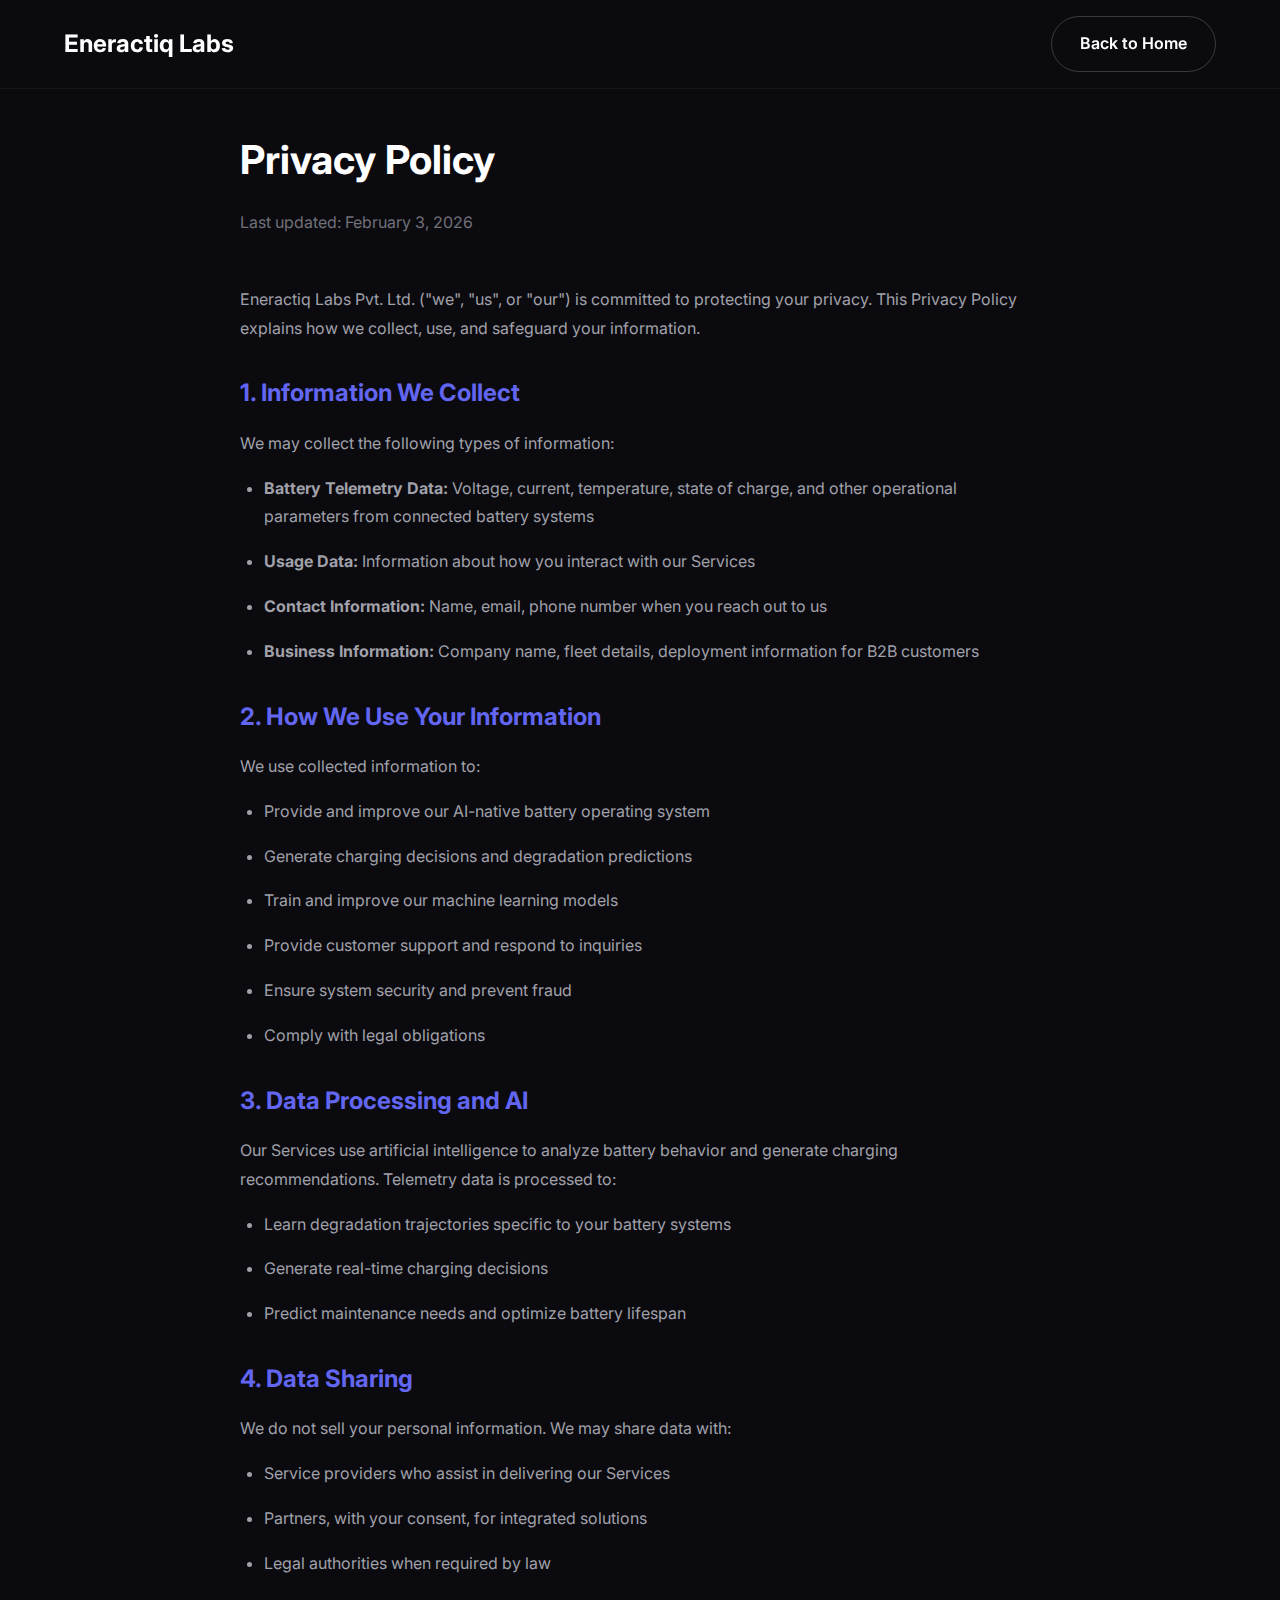
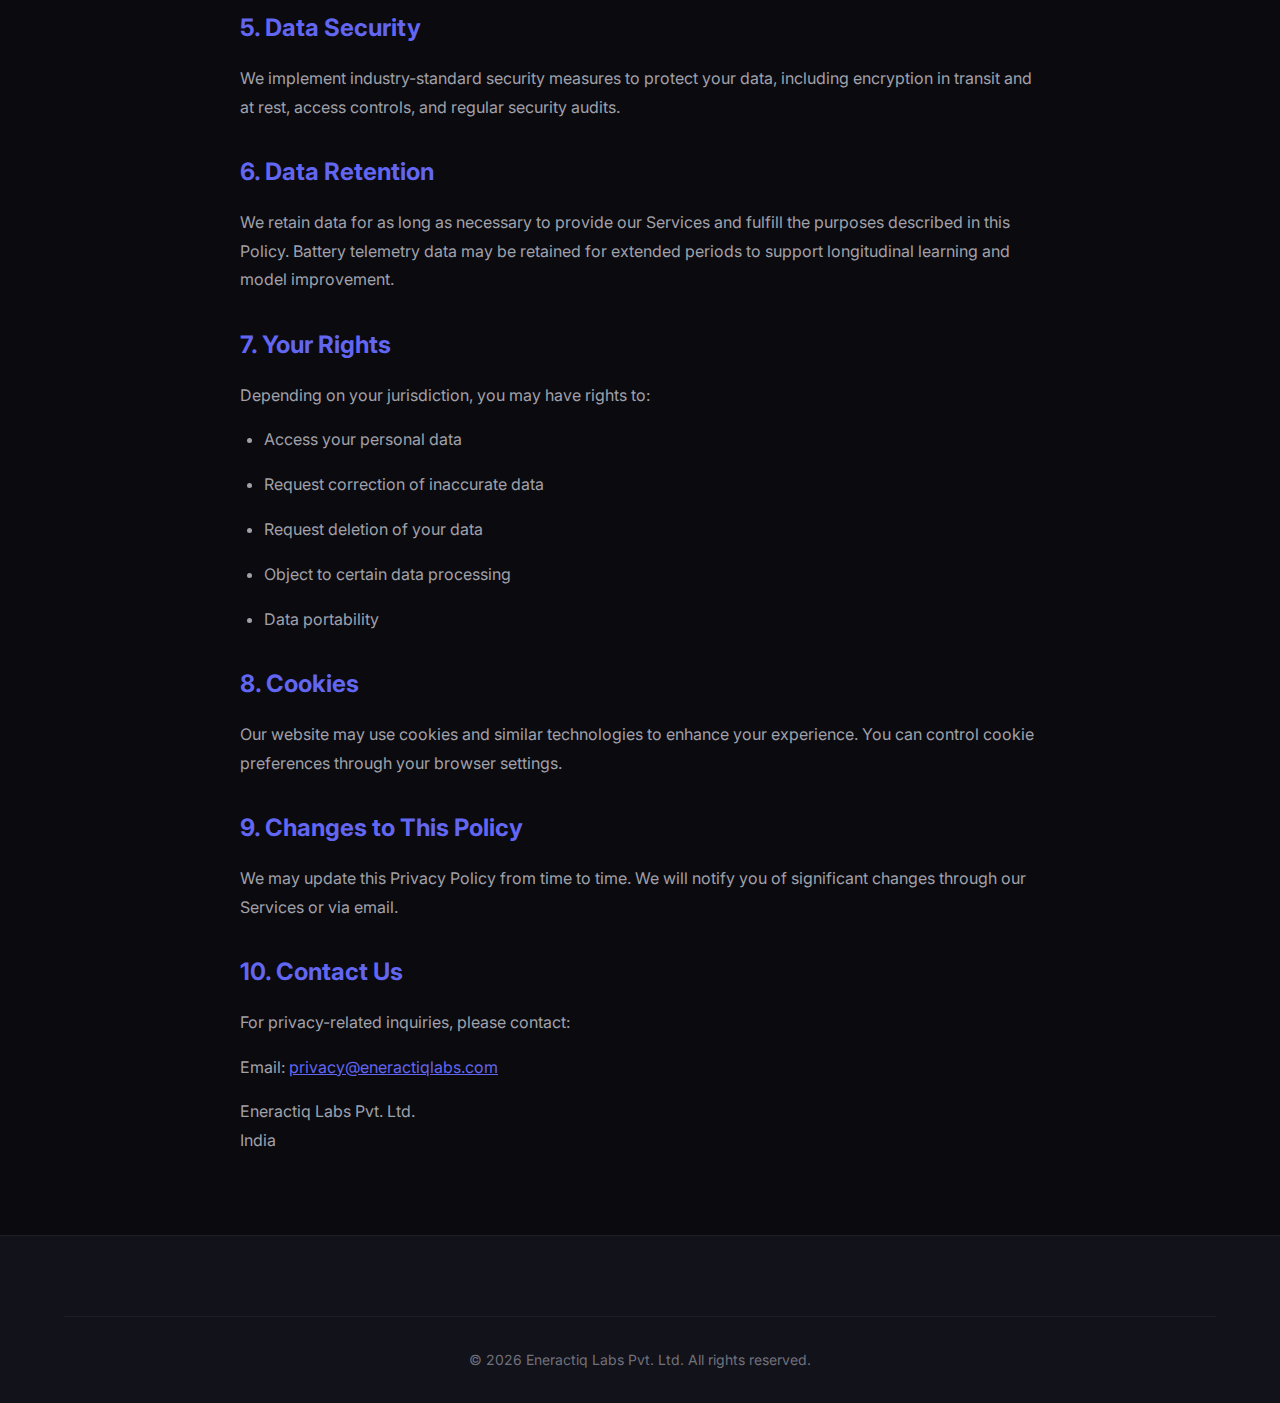
<file: privacy.html>
<!DOCTYPE html>
<html lang="en">

<head>
    <meta charset="UTF-8">
    <meta name="viewport" content="width=device-width, initial-scale=1.0">
    <meta http-equiv="Content-Security-Policy" content="upgrade-insecure-requests">
    <meta name="description" content="Privacy Policy - Eneractiq Labs">
    <title>Privacy Policy | Eneractiq Labs</title>
    <link rel="preconnect" href="https://fonts.googleapis.com">
    <link rel="preconnect" href="https://fonts.gstatic.com" crossorigin>
    <link href="https://fonts.googleapis.com/css2?family=Inter:wght@300;400;500;600;700;800;900&display=swap"
        rel="stylesheet">
    <link rel="stylesheet" href="styles.css">
    <style>
        .legal-page {
            padding: 8rem 0 4rem;
            min-height: 100vh;
        }

        .legal-content {
            max-width: 800px;
            margin: 0 auto;
        }

        .legal-content h1 {
            font-size: 2.5rem;
            margin-bottom: 1rem;
        }

        .legal-content .last-updated {
            color: var(--color-text-tertiary);
            margin-bottom: 3rem;
        }

        .legal-content h2 {
            font-size: 1.5rem;
            margin: 2rem 0 1rem;
            color: var(--color-accent-primary);
        }

        .legal-content p,
        .legal-content li {
            color: var(--color-text-secondary);
            line-height: 1.8;
            margin-bottom: 1rem;
        }

        .legal-content ul {
            padding-left: 1.5rem;
            margin-bottom: 1.5rem;
        }

        .legal-content a {
            color: var(--color-accent-primary);
        }
    </style>
</head>

<body>
    <nav class="navbar">
        <div class="container nav-container">
            <a href="index.html" class="logo">
                <span class="logo-text">Eneractiq Labs</span>
            </a>
            <a href="index.html" class="btn btn-secondary">Back to Home</a>
        </div>
    </nav>

    <section class="legal-page section">
        <div class="container">
            <div class="legal-content">
                <h1>Privacy Policy</h1>
                <p class="last-updated">Last updated: February 3, 2026</p>

                <p>Eneractiq Labs Pvt. Ltd. ("we", "us", or "our") is committed to protecting your privacy. This Privacy
                    Policy explains how we collect, use, and safeguard your information.</p>

                <h2>1. Information We Collect</h2>
                <p>We may collect the following types of information:</p>
                <ul>
                    <li><strong>Battery Telemetry Data:</strong> Voltage, current, temperature, state of charge, and
                        other operational parameters from connected battery systems</li>
                    <li><strong>Usage Data:</strong> Information about how you interact with our Services</li>
                    <li><strong>Contact Information:</strong> Name, email, phone number when you reach out to us</li>
                    <li><strong>Business Information:</strong> Company name, fleet details, deployment information for
                        B2B customers</li>
                </ul>

                <h2>2. How We Use Your Information</h2>
                <p>We use collected information to:</p>
                <ul>
                    <li>Provide and improve our AI-native battery operating system</li>
                    <li>Generate charging decisions and degradation predictions</li>
                    <li>Train and improve our machine learning models</li>
                    <li>Provide customer support and respond to inquiries</li>
                    <li>Ensure system security and prevent fraud</li>
                    <li>Comply with legal obligations</li>
                </ul>

                <h2>3. Data Processing and AI</h2>
                <p>Our Services use artificial intelligence to analyze battery behavior and generate charging
                    recommendations. Telemetry data is processed to:</p>
                <ul>
                    <li>Learn degradation trajectories specific to your battery systems</li>
                    <li>Generate real-time charging decisions</li>
                    <li>Predict maintenance needs and optimize battery lifespan</li>
                </ul>

                <h2>4. Data Sharing</h2>
                <p>We do not sell your personal information. We may share data with:</p>
                <ul>
                    <li>Service providers who assist in delivering our Services</li>
                    <li>Partners, with your consent, for integrated solutions</li>
                    <li>Legal authorities when required by law</li>
                </ul>

                <h2>5. Data Security</h2>
                <p>We implement industry-standard security measures to protect your data, including encryption in
                    transit and at rest, access controls, and regular security audits.</p>

                <h2>6. Data Retention</h2>
                <p>We retain data for as long as necessary to provide our Services and fulfill the purposes described in
                    this Policy. Battery telemetry data may be retained for extended periods to support longitudinal
                    learning and model improvement.</p>

                <h2>7. Your Rights</h2>
                <p>Depending on your jurisdiction, you may have rights to:</p>
                <ul>
                    <li>Access your personal data</li>
                    <li>Request correction of inaccurate data</li>
                    <li>Request deletion of your data</li>
                    <li>Object to certain data processing</li>
                    <li>Data portability</li>
                </ul>

                <h2>8. Cookies</h2>
                <p>Our website may use cookies and similar technologies to enhance your experience. You can control
                    cookie preferences through your browser settings.</p>

                <h2>9. Changes to This Policy</h2>
                <p>We may update this Privacy Policy from time to time. We will notify you of significant changes
                    through our Services or via email.</p>

                <h2>10. Contact Us</h2>
                <p>For privacy-related inquiries, please contact:</p>
                <p>Email: <a href="mailto:privacy@eneractiqlabs.com">privacy@eneractiqlabs.com</a></p>
                <p>Eneractiq Labs Pvt. Ltd.<br>India</p>
            </div>
        </div>
    </section>

    <footer class="footer">
        <div class="container">
            <div class="footer-bottom">
                <p>&copy; 2026 Eneractiq Labs Pvt. Ltd. All rights reserved.</p>
            </div>
        </div>
    </footer>
</body>

</html>
</file>
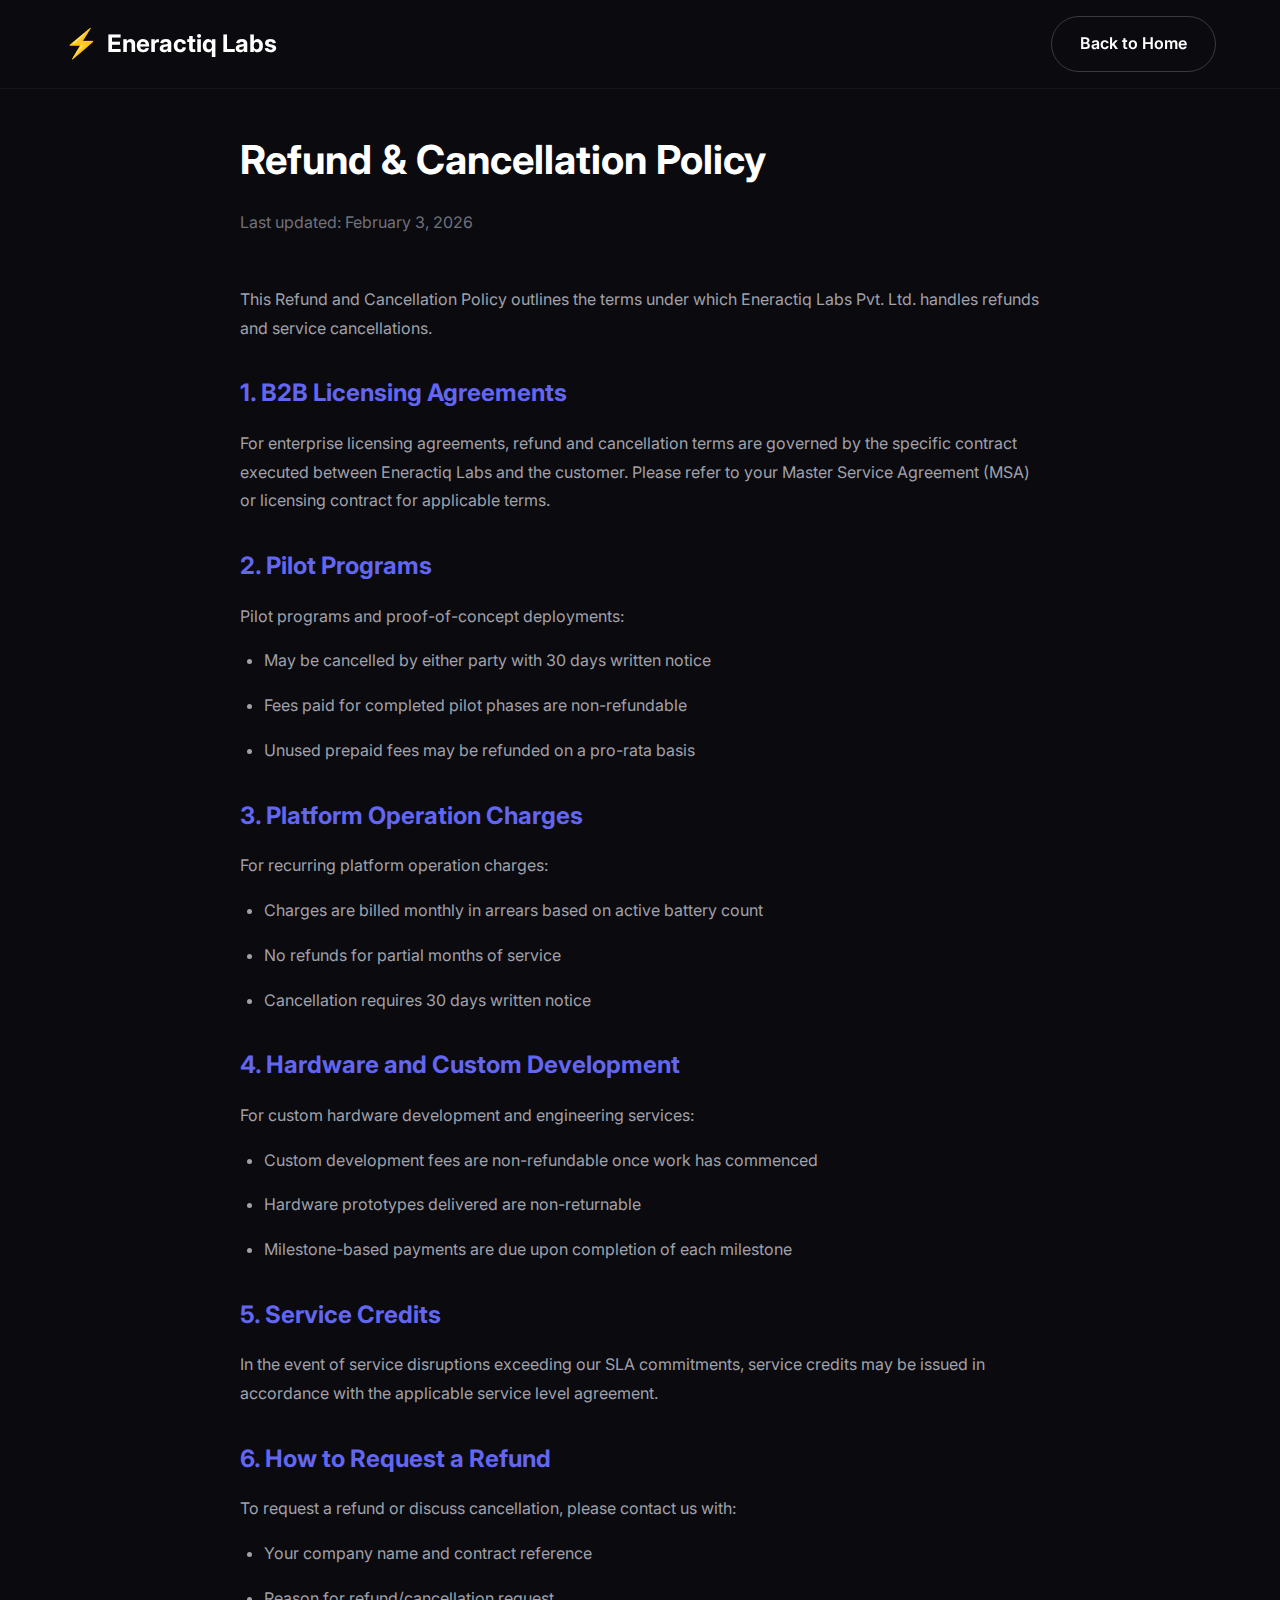
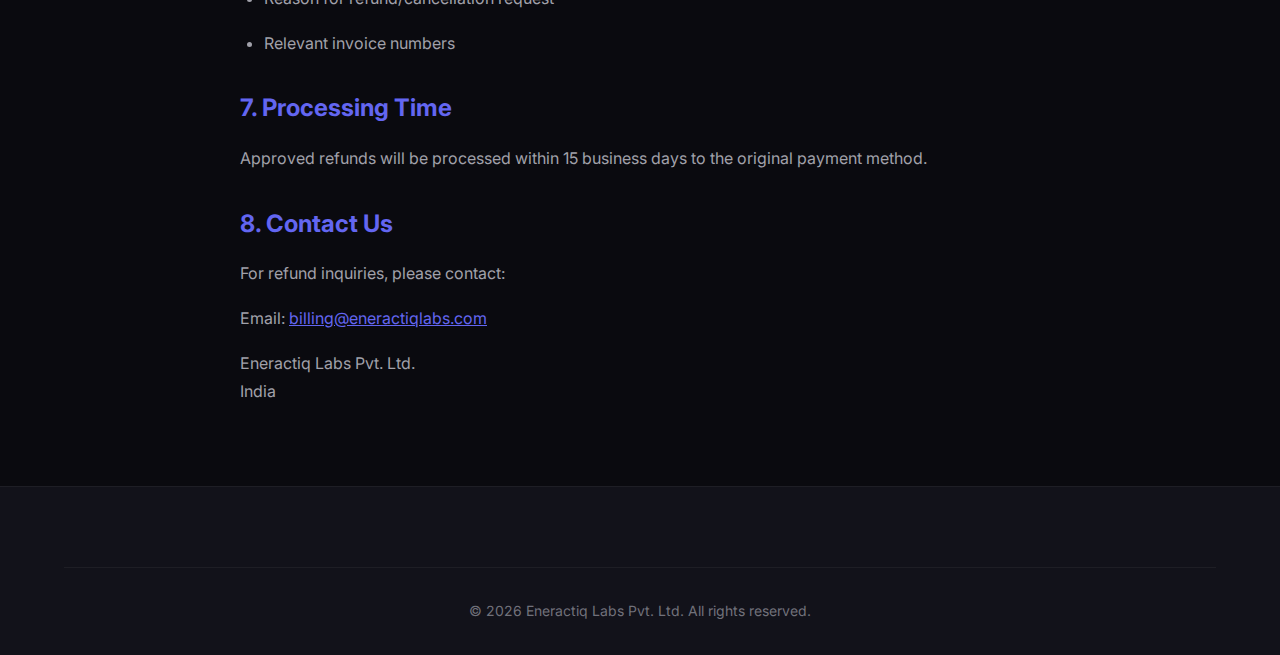
<file: refund.html>
<!DOCTYPE html>
<html lang="en">

<head>
    <meta charset="UTF-8">
    <meta name="viewport" content="width=device-width, initial-scale=1.0">
    <meta name="description" content="Refund Policy - Eneractiq Labs">
    <title>Refund Policy | Eneractiq Labs</title>
    <link rel="preconnect" href="https://fonts.googleapis.com">
    <link rel="preconnect" href="https://fonts.gstatic.com" crossorigin>
    <link href="https://fonts.googleapis.com/css2?family=Inter:wght@300;400;500;600;700;800;900&display=swap"
        rel="stylesheet">
    <link rel="stylesheet" href="styles.css">
    <style>
        .legal-page {
            padding: 8rem 0 4rem;
            min-height: 100vh;
        }

        .legal-content {
            max-width: 800px;
            margin: 0 auto;
        }

        .legal-content h1 {
            font-size: 2.5rem;
            margin-bottom: 1rem;
        }

        .legal-content .last-updated {
            color: var(--color-text-tertiary);
            margin-bottom: 3rem;
        }

        .legal-content h2 {
            font-size: 1.5rem;
            margin: 2rem 0 1rem;
            color: var(--color-accent-primary);
        }

        .legal-content p,
        .legal-content li {
            color: var(--color-text-secondary);
            line-height: 1.8;
            margin-bottom: 1rem;
        }

        .legal-content ul {
            padding-left: 1.5rem;
            margin-bottom: 1.5rem;
        }

        .legal-content a {
            color: var(--color-accent-primary);
        }
    </style>
</head>

<body>
    <nav class="navbar">
        <div class="container nav-container">
            <a href="index.html" class="logo">
                <span class="logo-icon">⚡</span>
                <span class="logo-text">Eneractiq Labs</span>
            </a>
            <a href="index.html" class="btn btn-secondary">Back to Home</a>
        </div>
    </nav>

    <section class="legal-page section">
        <div class="container">
            <div class="legal-content">
                <h1>Refund & Cancellation Policy</h1>
                <p class="last-updated">Last updated: February 3, 2026</p>

                <p>This Refund and Cancellation Policy outlines the terms under which Eneractiq Labs Pvt. Ltd. handles
                    refunds and service cancellations.</p>

                <h2>1. B2B Licensing Agreements</h2>
                <p>For enterprise licensing agreements, refund and cancellation terms are governed by the specific
                    contract executed between Eneractiq Labs and the customer. Please refer to your Master Service
                    Agreement (MSA) or licensing contract for applicable terms.</p>

                <h2>2. Pilot Programs</h2>
                <p>Pilot programs and proof-of-concept deployments:</p>
                <ul>
                    <li>May be cancelled by either party with 30 days written notice</li>
                    <li>Fees paid for completed pilot phases are non-refundable</li>
                    <li>Unused prepaid fees may be refunded on a pro-rata basis</li>
                </ul>

                <h2>3. Platform Operation Charges</h2>
                <p>For recurring platform operation charges:</p>
                <ul>
                    <li>Charges are billed monthly in arrears based on active battery count</li>
                    <li>No refunds for partial months of service</li>
                    <li>Cancellation requires 30 days written notice</li>
                </ul>

                <h2>4. Hardware and Custom Development</h2>
                <p>For custom hardware development and engineering services:</p>
                <ul>
                    <li>Custom development fees are non-refundable once work has commenced</li>
                    <li>Hardware prototypes delivered are non-returnable</li>
                    <li>Milestone-based payments are due upon completion of each milestone</li>
                </ul>

                <h2>5. Service Credits</h2>
                <p>In the event of service disruptions exceeding our SLA commitments, service credits may be issued in
                    accordance with the applicable service level agreement.</p>

                <h2>6. How to Request a Refund</h2>
                <p>To request a refund or discuss cancellation, please contact us with:</p>
                <ul>
                    <li>Your company name and contract reference</li>
                    <li>Reason for refund/cancellation request</li>
                    <li>Relevant invoice numbers</li>
                </ul>

                <h2>7. Processing Time</h2>
                <p>Approved refunds will be processed within 15 business days to the original payment method.</p>

                <h2>8. Contact Us</h2>
                <p>For refund inquiries, please contact:</p>
                <p>Email: <a href="mailto:billing@eneractiqlabs.com">billing@eneractiqlabs.com</a></p>
                <p>Eneractiq Labs Pvt. Ltd.<br>India</p>
            </div>
        </div>
    </section>

    <footer class="footer">
        <div class="container">
            <div class="footer-bottom">
                <p>&copy; 2026 Eneractiq Labs Pvt. Ltd. All rights reserved.</p>
            </div>
        </div>
    </footer>
</body>

</html>
</file>
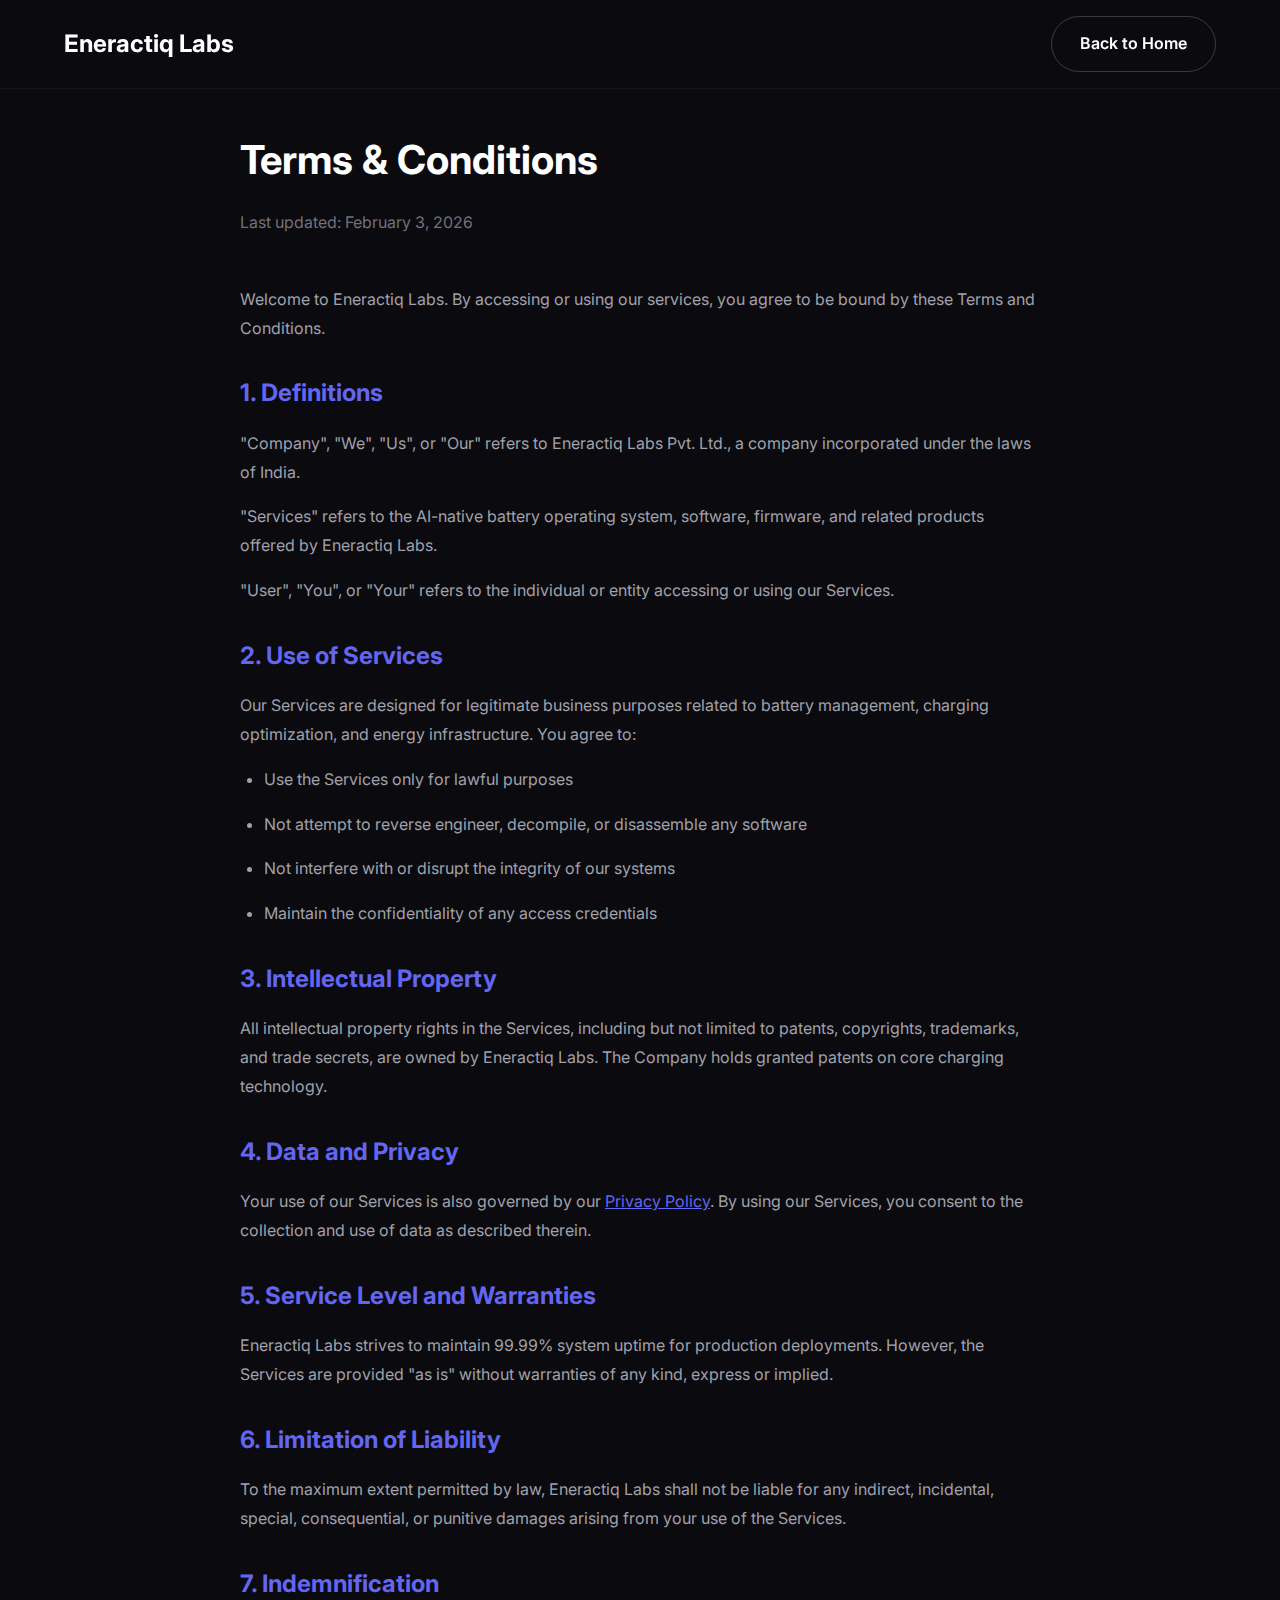
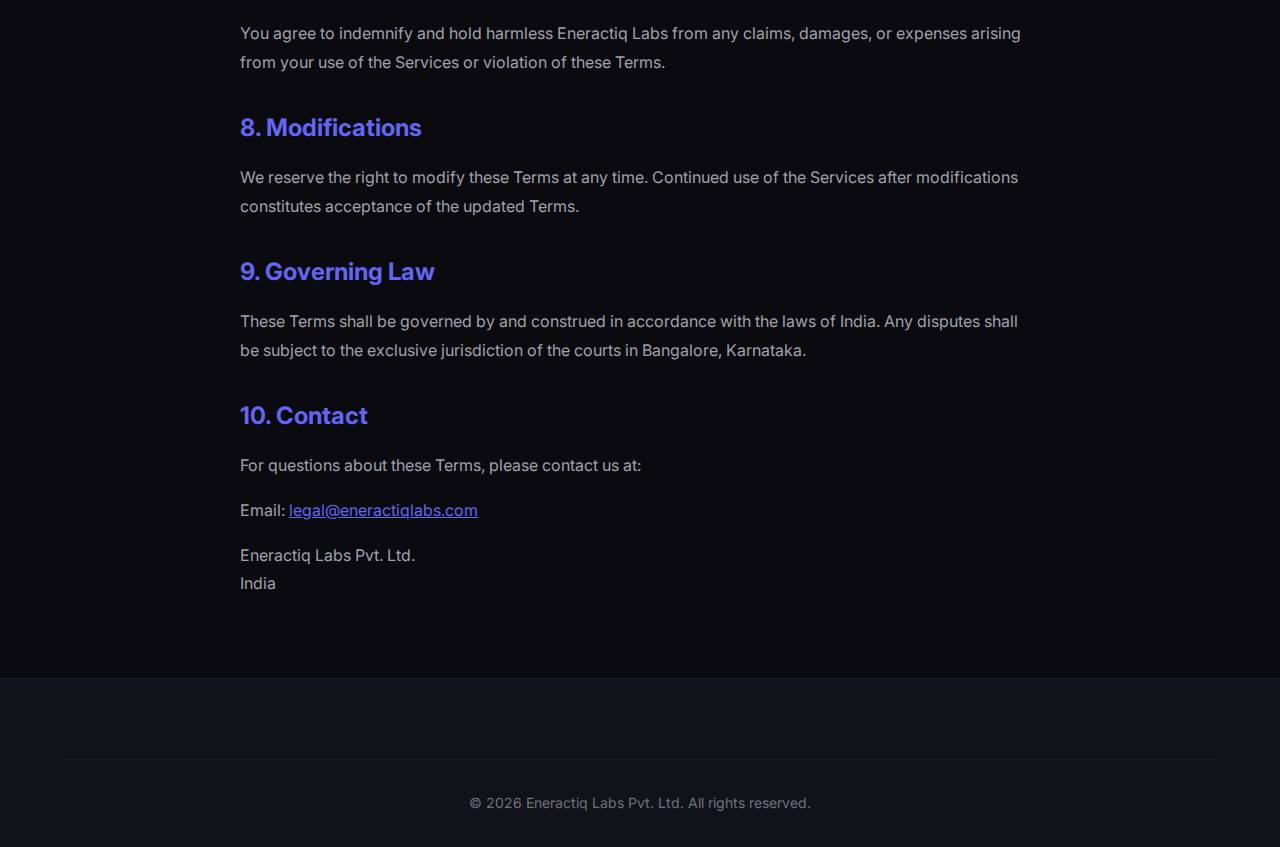
<file: terms.html>
<!DOCTYPE html>
<html lang="en">

<head>
    <meta charset="UTF-8">
    <meta name="viewport" content="width=device-width, initial-scale=1.0">
    <meta http-equiv="Content-Security-Policy" content="upgrade-insecure-requests">
    <meta name="description" content="Terms and Conditions - Eneractiq Labs">
    <title>Terms & Conditions | Eneractiq Labs</title>
    <link rel="preconnect" href="https://fonts.googleapis.com">
    <link rel="preconnect" href="https://fonts.gstatic.com" crossorigin>
    <link href="https://fonts.googleapis.com/css2?family=Inter:wght@300;400;500;600;700;800;900&display=swap"
        rel="stylesheet">
    <link rel="stylesheet" href="styles.css">
    <style>
        .legal-page {
            padding: 8rem 0 4rem;
            min-height: 100vh;
        }

        .legal-content {
            max-width: 800px;
            margin: 0 auto;
        }

        .legal-content h1 {
            font-size: 2.5rem;
            margin-bottom: 1rem;
        }

        .legal-content .last-updated {
            color: var(--color-text-tertiary);
            margin-bottom: 3rem;
        }

        .legal-content h2 {
            font-size: 1.5rem;
            margin: 2rem 0 1rem;
            color: var(--color-accent-primary);
        }

        .legal-content p,
        .legal-content li {
            color: var(--color-text-secondary);
            line-height: 1.8;
            margin-bottom: 1rem;
        }

        .legal-content ul {
            padding-left: 1.5rem;
            margin-bottom: 1.5rem;
        }

        .legal-content a {
            color: var(--color-accent-primary);
        }
    </style>
</head>

<body>
    <nav class="navbar">
        <div class="container nav-container">
            <a href="index.html" class="logo">
                <span class="logo-text">Eneractiq Labs</span>
            </a>
            <a href="index.html" class="btn btn-secondary">Back to Home</a>
        </div>
    </nav>

    <section class="legal-page section">
        <div class="container">
            <div class="legal-content">
                <h1>Terms & Conditions</h1>
                <p class="last-updated">Last updated: February 3, 2026</p>

                <p>Welcome to Eneractiq Labs. By accessing or using our services, you agree to be bound by these Terms
                    and Conditions.</p>

                <h2>1. Definitions</h2>
                <p>"Company", "We", "Us", or "Our" refers to Eneractiq Labs Pvt. Ltd., a company incorporated under the
                    laws of India.</p>
                <p>"Services" refers to the AI-native battery operating system, software, firmware, and related products
                    offered by Eneractiq Labs.</p>
                <p>"User", "You", or "Your" refers to the individual or entity accessing or using our Services.</p>

                <h2>2. Use of Services</h2>
                <p>Our Services are designed for legitimate business purposes related to battery management, charging
                    optimization, and energy infrastructure. You agree to:</p>
                <ul>
                    <li>Use the Services only for lawful purposes</li>
                    <li>Not attempt to reverse engineer, decompile, or disassemble any software</li>
                    <li>Not interfere with or disrupt the integrity of our systems</li>
                    <li>Maintain the confidentiality of any access credentials</li>
                </ul>

                <h2>3. Intellectual Property</h2>
                <p>All intellectual property rights in the Services, including but not limited to patents, copyrights,
                    trademarks, and trade secrets, are owned by Eneractiq Labs. The Company holds granted patents on
                    core charging technology.</p>

                <h2>4. Data and Privacy</h2>
                <p>Your use of our Services is also governed by our <a href="privacy.html">Privacy Policy</a>. By using
                    our Services, you consent to the collection and use of data as described therein.</p>

                <h2>5. Service Level and Warranties</h2>
                <p>Eneractiq Labs strives to maintain 99.99% system uptime for production deployments. However, the
                    Services are provided "as is" without warranties of any kind, express or implied.</p>

                <h2>6. Limitation of Liability</h2>
                <p>To the maximum extent permitted by law, Eneractiq Labs shall not be liable for any indirect,
                    incidental, special, consequential, or punitive damages arising from your use of the Services.</p>

                <h2>7. Indemnification</h2>
                <p>You agree to indemnify and hold harmless Eneractiq Labs from any claims, damages, or expenses arising
                    from your use of the Services or violation of these Terms.</p>

                <h2>8. Modifications</h2>
                <p>We reserve the right to modify these Terms at any time. Continued use of the Services after
                    modifications constitutes acceptance of the updated Terms.</p>

                <h2>9. Governing Law</h2>
                <p>These Terms shall be governed by and construed in accordance with the laws of India. Any disputes
                    shall be subject to the exclusive jurisdiction of the courts in Bangalore, Karnataka.</p>

                <h2>10. Contact</h2>
                <p>For questions about these Terms, please contact us at:</p>
                <p>Email: <a href="mailto:legal@eneractiqlabs.com">legal@eneractiqlabs.com</a></p>
                <p>Eneractiq Labs Pvt. Ltd.<br>India</p>
            </div>
        </div>
    </section>

    <footer class="footer">
        <div class="container">
            <div class="footer-bottom">
                <p>&copy; 2026 Eneractiq Labs Pvt. Ltd. All rights reserved.</p>
            </div>
        </div>
    </footer>
</body>

</html>
</file>
<file: styles.css>
/* ===================================
   ELECTICA - AI-Native Battery OS
   Design System & Styles
   =================================== */

/* CSS Variables - Design Tokens */
:root {
    /* Colors */
    --color-bg-primary: #0a0a0f;
    --color-bg-secondary: #12121a;
    --color-bg-tertiary: #1a1a25;
    --color-bg-card: rgba(26, 26, 37, 0.8);

    /* Accent Colors - Electric Blue & Purple Gradient */
    --color-accent-primary: #6366f1;
    --color-accent-secondary: #8b5cf6;
    --color-accent-tertiary: #a855f7;
    --color-accent-glow: rgba(99, 102, 241, 0.4);

    /* Neon Accents */
    --color-neon-blue: #00d4ff;
    --color-neon-purple: #bf00ff;
    --color-neon-green: #00ff9f;

    /* Text Colors */
    --color-text-primary: #ffffff;
    --color-text-secondary: #a1a1aa;
    --color-text-tertiary: #71717a;

    /* Gradients */
    --gradient-primary: linear-gradient(135deg, #6366f1 0%, #a855f7 50%, #ec4899 100%);
    --gradient-text: linear-gradient(90deg, #6366f1 0%, #a855f7 50%, #ec4899 100%);
    --gradient-glow: radial-gradient(ellipse at center, rgba(99, 102, 241, 0.3) 0%, transparent 70%);
    --gradient-hero: radial-gradient(ellipse 80% 50% at 50% -20%, rgba(99, 102, 241, 0.3) 0%, transparent 50%);

    /* Spacing */
    --spacing-xs: 0.5rem;
    --spacing-sm: 1rem;
    --spacing-md: 1.5rem;
    --spacing-lg: 2rem;
    --spacing-xl: 3rem;
    --spacing-2xl: 5rem;
    --spacing-3xl: 8rem;

    /* Border Radius */
    --radius-sm: 0.5rem;
    --radius-md: 0.75rem;
    --radius-lg: 1rem;
    --radius-xl: 1.5rem;
    --radius-full: 9999px;

    /* Shadows */
    --shadow-sm: 0 2px 8px rgba(0, 0, 0, 0.3);
    --shadow-md: 0 4px 20px rgba(0, 0, 0, 0.4);
    --shadow-lg: 0 8px 40px rgba(0, 0, 0, 0.5);
    --shadow-glow: 0 0 40px rgba(99, 102, 241, 0.3);

    /* Transitions */
    --transition-fast: 150ms ease;
    --transition-base: 300ms ease;
    --transition-slow: 500ms ease;

    /* Typography */
    --font-primary: 'Inter', -apple-system, BlinkMacSystemFont, sans-serif;
    --font-mono: 'JetBrains Mono', monospace;
}

/* Reset & Base */
*,
*::before,
*::after {
    margin: 0;
    padding: 0;
    box-sizing: border-box;
}

html {
    scroll-behavior: smooth;
    font-size: 16px;
}

body {
    font-family: var(--font-primary);
    background-color: var(--color-bg-primary);
    color: var(--color-text-primary);
    line-height: 1.6;
    overflow-x: hidden;
    -webkit-font-smoothing: antialiased;
    -moz-osx-font-smoothing: grayscale;
}

/* Selection */
::selection {
    background: var(--color-accent-primary);
    color: white;
}

/* Container */
.container {
    width: 100%;
    max-width: 1200px;
    margin: 0 auto;
    padding: 0 var(--spacing-md);
}

/* ===================================
   NAVIGATION
   =================================== */
.navbar {
    position: fixed;
    top: 0;
    left: 0;
    right: 0;
    z-index: 1000;
    padding: var(--spacing-sm) 0;
    background: rgba(10, 10, 15, 0.8);
    backdrop-filter: blur(20px);
    border-bottom: 1px solid rgba(255, 255, 255, 0.05);
    transition: var(--transition-base);
}

.nav-container {
    display: flex;
    align-items: center;
    justify-content: space-between;
}

.logo {
    display: flex;
    align-items: center;
    gap: var(--spacing-xs);
    text-decoration: none;
    font-weight: 700;
    font-size: 1.5rem;
    color: var(--color-text-primary);
}

.logo-icon {
    font-size: 1.75rem;
    animation: pulse-glow 2s ease-in-out infinite;
}

@keyframes pulse-glow {

    0%,
    100% {
        filter: drop-shadow(0 0 5px var(--color-accent-primary));
    }

    50% {
        filter: drop-shadow(0 0 20px var(--color-accent-primary));
    }
}

.nav-links {
    display: flex;
    list-style: none;
    gap: var(--spacing-lg);
}

.nav-links a {
    color: var(--color-text-secondary);
    text-decoration: none;
    font-weight: 500;
    font-size: 0.95rem;
    transition: var(--transition-fast);
    position: relative;
}

.nav-links a::after {
    content: '';
    position: absolute;
    bottom: -4px;
    left: 0;
    width: 0;
    height: 2px;
    background: var(--gradient-primary);
    transition: var(--transition-base);
}

.nav-links a:hover {
    color: var(--color-text-primary);
}

.nav-links a:hover::after {
    width: 100%;
}

.nav-cta {
    padding: 0.6rem 1.25rem;
    font-size: 0.9rem;
}

.mobile-menu-btn {
    display: none;
    flex-direction: column;
    gap: 5px;
    background: none;
    border: none;
    cursor: pointer;
    padding: 5px;
}

.mobile-menu-btn span {
    width: 24px;
    height: 2px;
    background: var(--color-text-primary);
    transition: var(--transition-fast);
}

/* ===================================
   BUTTONS
   =================================== */
.btn {
    display: inline-flex;
    align-items: center;
    justify-content: center;
    gap: var(--spacing-xs);
    padding: 0.875rem 1.75rem;
    border-radius: var(--radius-full);
    font-weight: 600;
    font-size: 1rem;
    text-decoration: none;
    cursor: pointer;
    border: none;
    transition: all var(--transition-base);
    position: relative;
    overflow: hidden;
}

.btn-primary {
    background: var(--gradient-primary);
    color: white;
    box-shadow: 0 4px 20px rgba(99, 102, 241, 0.4);
}

.btn-primary:hover {
    transform: translateY(-2px);
    box-shadow: 0 8px 30px rgba(99, 102, 241, 0.5);
}

.btn-primary::before {
    content: '';
    position: absolute;
    top: 0;
    left: -100%;
    width: 100%;
    height: 100%;
    background: linear-gradient(90deg, transparent, rgba(255, 255, 255, 0.2), transparent);
    transition: var(--transition-slow);
}

.btn-primary:hover::before {
    left: 100%;
}

.btn-secondary {
    background: transparent;
    color: var(--color-text-primary);
    border: 1px solid rgba(255, 255, 255, 0.2);
}

.btn-secondary:hover {
    background: rgba(255, 255, 255, 0.05);
    border-color: rgba(255, 255, 255, 0.3);
}

.btn-lg {
    padding: 1rem 2rem;
    font-size: 1.1rem;
}

.btn-arrow {
    width: 18px;
    height: 18px;
    transition: var(--transition-fast);
}

.btn:hover .btn-arrow {
    transform: translateX(4px);
}

/* ===================================
   HERO SECTION
   =================================== */
.hero {
    min-height: 100vh;
    display: flex;
    align-items: center;
    justify-content: center;
    position: relative;
    padding: 8rem 0 4rem;
    overflow: hidden;
}

.hero-bg {
    position: absolute;
    inset: 0;
    z-index: 0;
}

.hero-gradient {
    position: absolute;
    inset: 0;
    background: var(--gradient-hero);
}

.hero-grid {
    position: absolute;
    inset: 0;
    background-image:
        linear-gradient(rgba(99, 102, 241, 0.03) 1px, transparent 1px),
        linear-gradient(90deg, rgba(99, 102, 241, 0.03) 1px, transparent 1px);
    background-size: 60px 60px;
    mask-image: radial-gradient(ellipse 50% 50% at 50% 50%, black, transparent);
}

.floating-orb {
    position: absolute;
    border-radius: 50%;
    filter: blur(60px);
    opacity: 0.5;
    animation: float-orb 20s ease-in-out infinite;
}

.orb-1 {
    width: 400px;
    height: 400px;
    background: var(--color-accent-primary);
    top: 10%;
    left: 10%;
    animation-delay: 0s;
}

.orb-2 {
    width: 300px;
    height: 300px;
    background: var(--color-accent-tertiary);
    top: 60%;
    right: 10%;
    animation-delay: -7s;
}

.orb-3 {
    width: 200px;
    height: 200px;
    background: var(--color-neon-blue);
    bottom: 20%;
    left: 30%;
    animation-delay: -14s;
}

@keyframes float-orb {

    0%,
    100% {
        transform: translate(0, 0) scale(1);
    }

    25% {
        transform: translate(30px, -30px) scale(1.1);
    }

    50% {
        transform: translate(-20px, 20px) scale(0.9);
    }

    75% {
        transform: translate(20px, 30px) scale(1.05);
    }
}

.hero-content {
    position: relative;
    z-index: 1;
    text-align: center;
    max-width: 900px;
    margin: 0 auto;
}

.hero-badge {
    display: inline-flex;
    align-items: center;
    gap: var(--spacing-xs);
    padding: 0.5rem 1.25rem;
    background: rgba(99, 102, 241, 0.15);
    border: 1px solid rgba(99, 102, 241, 0.3);
    border-radius: var(--radius-full);
    font-size: 0.875rem;
    font-weight: 500;
    color: var(--color-accent-primary);
    margin-bottom: var(--spacing-lg);
}

.badge-dot {
    width: 8px;
    height: 8px;
    background: var(--color-accent-primary);
    border-radius: 50%;
    animation: pulse 2s ease-in-out infinite;
}

@keyframes pulse {

    0%,
    100% {
        opacity: 1;
        transform: scale(1);
    }

    50% {
        opacity: 0.5;
        transform: scale(1.2);
    }
}

.hero-title {
    font-size: clamp(2.5rem, 6vw, 5rem);
    font-weight: 800;
    line-height: 1.1;
    letter-spacing: -0.02em;
    margin-bottom: var(--spacing-lg);
}

.gradient-text {
    background: var(--gradient-text);
    -webkit-background-clip: text;
    -webkit-text-fill-color: transparent;
    background-clip: text;
}

.hero-subtitle {
    font-size: 1.25rem;
    color: var(--color-text-secondary);
    max-width: 700px;
    margin: 0 auto var(--spacing-xl);
    line-height: 1.7;
}

.hero-cta {
    display: flex;
    gap: var(--spacing-md);
    justify-content: center;
    flex-wrap: wrap;
    margin-bottom: var(--spacing-2xl);
}

.hero-stats {
    display: flex;
    align-items: center;
    justify-content: center;
    gap: var(--spacing-xl);
    flex-wrap: wrap;
    padding-top: var(--spacing-xl);
    border-top: 1px solid rgba(255, 255, 255, 0.1);
}

.stat {
    text-align: center;
}

.stat-value {
    display: block;
    font-size: 2rem;
    font-weight: 800;
    background: var(--gradient-text);
    -webkit-background-clip: text;
    -webkit-text-fill-color: transparent;
    background-clip: text;
}

.stat-label {
    font-size: 0.875rem;
    color: var(--color-text-tertiary);
    text-transform: uppercase;
    letter-spacing: 0.05em;
}

.stat-divider {
    width: 1px;
    height: 40px;
    background: rgba(255, 255, 255, 0.1);
}

/* Hero Visual */
.hero-visual {
    display: none;
    /* Can be enabled with proper SVG/canvas animation */
}

/* ===================================
   ANIMATIONS
   =================================== */
.animate-fade-up {
    opacity: 0;
    transform: translateY(30px);
    animation: fadeUp 0.8s ease forwards;
}

.delay-1 {
    animation-delay: 0.1s;
}

.delay-2 {
    animation-delay: 0.2s;
}

.delay-3 {
    animation-delay: 0.3s;
}

.delay-4 {
    animation-delay: 0.4s;
}

@keyframes fadeUp {
    to {
        opacity: 1;
        transform: translateY(0);
    }
}

/* ===================================
   SECTIONS
   =================================== */
.section {
    padding: var(--spacing-3xl) 0;
    position: relative;
}

.section-dark {
    background: var(--color-bg-secondary);
}

.section-header {
    text-align: center;
    max-width: 800px;
    margin: 0 auto var(--spacing-2xl);
}

.section-label {
    display: inline-block;
    font-size: 0.875rem;
    font-weight: 600;
    color: var(--color-accent-primary);
    text-transform: uppercase;
    letter-spacing: 0.1em;
    margin-bottom: var(--spacing-sm);
}

.section-title {
    font-size: clamp(2rem, 4vw, 3rem);
    font-weight: 800;
    line-height: 1.2;
    margin-bottom: var(--spacing-md);
}

.section-subtitle {
    font-size: 1.125rem;
    color: var(--color-text-secondary);
    line-height: 1.7;
}

/* ===================================
   PROBLEM SECTION
   =================================== */
.problem-grid {
    display: grid;
    grid-template-columns: repeat(auto-fit, minmax(300px, 1fr));
    gap: var(--spacing-lg);
    margin-bottom: var(--spacing-2xl);
}

.problem-card {
    background: var(--color-bg-card);
    border: 1px solid rgba(255, 255, 255, 0.05);
    border-radius: var(--radius-xl);
    padding: var(--spacing-xl);
    transition: all var(--transition-base);
    position: relative;
    overflow: hidden;
}

.card-glow::before {
    content: '';
    position: absolute;
    top: 0;
    left: 0;
    right: 0;
    height: 2px;
    background: var(--gradient-primary);
    opacity: 0;
    transition: var(--transition-base);
}

.problem-card:hover {
    transform: translateY(-5px);
    border-color: rgba(99, 102, 241, 0.3);
    box-shadow: var(--shadow-glow);
}

.problem-card:hover::before {
    opacity: 1;
}

.problem-icon {
    width: 56px;
    height: 56px;
    display: flex;
    align-items: center;
    justify-content: center;
    background: rgba(99, 102, 241, 0.1);
    border-radius: var(--radius-lg);
    margin-bottom: var(--spacing-md);
}

.problem-icon svg {
    width: 28px;
    height: 28px;
    stroke: var(--color-accent-primary);
}

.problem-card h3 {
    font-size: 1.25rem;
    font-weight: 700;
    margin-bottom: var(--spacing-sm);
}

.problem-card p {
    color: var(--color-text-secondary);
    line-height: 1.6;
}

.problem-impact {
    text-align: center;
}

.impact-stat {
    display: inline-flex;
    flex-direction: column;
    align-items: center;
    padding: var(--spacing-lg) var(--spacing-2xl);
    background: linear-gradient(135deg, rgba(99, 102, 241, 0.1), rgba(168, 85, 247, 0.1));
    border: 1px solid rgba(99, 102, 241, 0.2);
    border-radius: var(--radius-xl);
}

.impact-number {
    font-size: 3rem;
    font-weight: 800;
    background: var(--gradient-text);
    -webkit-background-clip: text;
    -webkit-text-fill-color: transparent;
    background-clip: text;
}

.impact-text {
    color: var(--color-text-secondary);
    font-size: 1rem;
}

/* ===================================
   SOLUTION SECTION
   =================================== */
.solution-layout {
    display: grid;
    grid-template-columns: 1fr 1fr;
    gap: var(--spacing-2xl);
    align-items: center;
}

.solution-content {
    max-width: 560px;
}

.solution-description {
    font-size: 1.125rem;
    color: var(--color-text-secondary);
    margin-bottom: var(--spacing-lg);
    line-height: 1.7;
}

.solution-description strong {
    color: var(--color-text-primary);
}

.solution-list {
    list-style: none;
    margin-bottom: var(--spacing-xl);
}

.solution-list li {
    display: flex;
    align-items: flex-start;
    gap: var(--spacing-sm);
    margin-bottom: var(--spacing-sm);
    color: var(--color-text-secondary);
}

.check-icon {
    width: 24px;
    height: 24px;
    display: flex;
    align-items: center;
    justify-content: center;
    background: rgba(0, 255, 159, 0.15);
    color: var(--color-neon-green);
    border-radius: var(--radius-sm);
    font-size: 0.875rem;
    font-weight: 700;
    flex-shrink: 0;
}

.solution-quote {
    padding: var(--spacing-md);
    background: rgba(99, 102, 241, 0.05);
    border-left: 3px solid var(--color-accent-primary);
    border-radius: 0 var(--radius-md) var(--radius-md) 0;
}

.solution-quote blockquote {
    font-style: italic;
    color: var(--color-text-secondary);
    font-size: 0.95rem;
}

/* Solution Visual */
.solution-visual {
    display: flex;
    flex-direction: column;
    align-items: center;
    gap: var(--spacing-lg);
}

.ai-flow {
    display: flex;
    align-items: center;
    gap: var(--spacing-md);
    background: var(--color-bg-tertiary);
    padding: var(--spacing-xl);
    border-radius: var(--radius-xl);
    border: 1px solid rgba(255, 255, 255, 0.05);
}

.flow-node {
    display: flex;
    flex-direction: column;
    align-items: center;
    gap: var(--spacing-xs);
    padding: var(--spacing-md);
    border-radius: var(--radius-lg);
    text-align: center;
    min-width: 100px;
    position: relative;
}

.flow-input {
    background: rgba(0, 212, 255, 0.1);
    border: 1px solid rgba(0, 212, 255, 0.3);
}

.flow-ai {
    background: linear-gradient(135deg, rgba(99, 102, 241, 0.2), rgba(168, 85, 247, 0.2));
    border: 1px solid rgba(99, 102, 241, 0.4);
    padding: var(--spacing-lg);
}

.flow-output {
    background: rgba(0, 255, 159, 0.1);
    border: 1px solid rgba(0, 255, 159, 0.3);
}

.node-icon {
    font-size: 2rem;
}

.node-label {
    font-size: 0.875rem;
    font-weight: 600;
    color: var(--color-text-primary);
}

.ai-pulse {
    position: absolute;
    inset: -3px;
    border-radius: var(--radius-lg);
    border: 2px solid var(--color-accent-primary);
    animation: ai-pulse 2s ease-in-out infinite;
}

@keyframes ai-pulse {

    0%,
    100% {
        opacity: 0;
        transform: scale(1);
    }

    50% {
        opacity: 0.5;
        transform: scale(1.05);
    }
}

.flow-arrow {
    width: 40px;
    height: 2px;
    background: linear-gradient(90deg, var(--color-accent-primary), var(--color-accent-tertiary));
    position: relative;
}

.flow-arrow::after {
    content: '';
    position: absolute;
    right: 0;
    top: 50%;
    transform: translateY(-50%);
    border: 5px solid transparent;
    border-left-color: var(--color-accent-tertiary);
}

.flow-loop {
    padding: var(--spacing-sm) var(--spacing-md);
    background: rgba(99, 102, 241, 0.1);
    border: 1px solid rgba(99, 102, 241, 0.2);
    border-radius: var(--radius-full);
    font-size: 0.875rem;
    color: var(--color-accent-primary);
}

/* ===================================
   TECHNOLOGY SECTION
   =================================== */
.tech-grid {
    display: grid;
    grid-template-columns: repeat(auto-fit, minmax(280px, 1fr));
    gap: var(--spacing-lg);
    margin-bottom: var(--spacing-2xl);
}

.tech-card {
    background: var(--color-bg-card);
    border: 1px solid rgba(255, 255, 255, 0.05);
    border-radius: var(--radius-xl);
    padding: var(--spacing-xl);
    transition: all var(--transition-base);
}

.tech-card:hover {
    border-color: rgba(99, 102, 241, 0.3);
    transform: translateY(-3px);
}

.tech-number {
    font-family: var(--font-mono);
    font-size: 0.875rem;
    font-weight: 600;
    color: var(--color-accent-primary);
    margin-bottom: var(--spacing-sm);
}

.tech-card h3 {
    font-size: 1.25rem;
    font-weight: 700;
    margin-bottom: var(--spacing-sm);
}

.tech-card p {
    color: var(--color-text-secondary);
    line-height: 1.6;
}

.defensibility-banner {
    background: linear-gradient(135deg, rgba(99, 102, 241, 0.15), rgba(168, 85, 247, 0.15));
    border: 1px solid rgba(99, 102, 241, 0.3);
    border-radius: var(--radius-xl);
    padding: var(--spacing-xl);
}

.banner-content {
    display: flex;
    align-items: center;
    gap: var(--spacing-lg);
}

.banner-icon {
    font-size: 3rem;
    flex-shrink: 0;
}

.banner-text h4 {
    font-size: 1.25rem;
    font-weight: 700;
    margin-bottom: var(--spacing-xs);
}

.banner-text p {
    color: var(--color-text-secondary);
}

/* ===================================
   MARKET SECTION
   =================================== */
.market-showcase {
    display: grid;
    grid-template-columns: repeat(auto-fit, minmax(200px, 1fr));
    gap: var(--spacing-lg);
    margin-bottom: var(--spacing-2xl);
}

.market-item {
    background: var(--color-bg-secondary);
    border: 1px solid rgba(255, 255, 255, 0.05);
    border-radius: var(--radius-xl);
    padding: var(--spacing-xl);
    text-align: center;
    transition: all var(--transition-base);
}

.market-item:hover {
    border-color: rgba(99, 102, 241, 0.3);
    transform: scale(1.02);
}

.market-icon {
    font-size: 3rem;
    margin-bottom: var(--spacing-sm);
}

.market-item h4 {
    font-size: 1rem;
    font-weight: 600;
    color: var(--color-text-secondary);
}

.scale-banner {
    background: var(--color-bg-secondary);
    border: 1px solid rgba(255, 255, 255, 0.1);
    border-radius: var(--radius-xl);
    padding: var(--spacing-2xl);
    text-align: center;
}

.scale-range {
    display: block;
    font-size: 2.5rem;
    font-weight: 800;
    font-family: var(--font-mono);
    background: var(--gradient-text);
    -webkit-background-clip: text;
    -webkit-text-fill-color: transparent;
    background-clip: text;
    margin-bottom: var(--spacing-xs);
}

.scale-label {
    display: block;
    font-size: 0.875rem;
    color: var(--color-text-tertiary);
    text-transform: uppercase;
    letter-spacing: 0.1em;
    margin-bottom: var(--spacing-md);
}

.scale-description {
    color: var(--color-text-secondary);
    max-width: 600px;
    margin: 0 auto;
}

/* ===================================
   TRACTION SECTION
   =================================== */
.traction-grid {
    display: grid;
    grid-template-columns: repeat(auto-fit, minmax(240px, 1fr));
    gap: var(--spacing-lg);
    margin-bottom: var(--spacing-2xl);
}

.traction-card {
    background: var(--color-bg-card);
    border: 1px solid rgba(255, 255, 255, 0.05);
    border-radius: var(--radius-xl);
    padding: var(--spacing-xl);
    text-align: center;
    transition: all var(--transition-base);
}

.traction-card:hover {
    transform: translateY(-3px);
    border-color: rgba(99, 102, 241, 0.3);
}

.traction-card.highlight {
    background: linear-gradient(135deg, rgba(99, 102, 241, 0.15), rgba(168, 85, 247, 0.15));
    border-color: rgba(99, 102, 241, 0.3);
}

.traction-icon {
    font-size: 2.5rem;
    margin-bottom: var(--spacing-sm);
}

.traction-value {
    font-size: 2rem;
    font-weight: 800;
    margin-bottom: var(--spacing-xs);
}

.traction-card.highlight .traction-value {
    background: var(--gradient-text);
    -webkit-background-clip: text;
    -webkit-text-fill-color: transparent;
    background-clip: text;
}

.traction-label {
    font-size: 0.875rem;
    font-weight: 600;
    color: var(--color-text-secondary);
    margin-bottom: var(--spacing-xs);
}

.traction-detail {
    font-size: 0.8rem;
    color: var(--color-text-tertiary);
}

.customer-logos {
    text-align: center;
}

.logos-label {
    display: block;
    font-size: 0.875rem;
    color: var(--color-text-tertiary);
    margin-bottom: var(--spacing-md);
}

.logos-row {
    display: flex;
    justify-content: center;
    gap: var(--spacing-xl);
    flex-wrap: wrap;
}

.logo-placeholder {
    padding: var(--spacing-sm) var(--spacing-lg);
    background: rgba(255, 255, 255, 0.05);
    border: 1px solid rgba(255, 255, 255, 0.1);
    border-radius: var(--radius-md);
    font-size: 0.875rem;
    color: var(--color-text-secondary);
}

/* ===================================
   TEAM SECTION
   =================================== */
.team-grid {
    display: grid;
    grid-template-columns: repeat(auto-fit, minmax(280px, 1fr));
    gap: var(--spacing-lg);
    margin-bottom: var(--spacing-2xl);
    max-width: 700px;
    margin-left: auto;
    margin-right: auto;
}

.team-card {
    background: var(--color-bg-secondary);
    border: 1px solid rgba(255, 255, 255, 0.05);
    border-radius: var(--radius-xl);
    padding: var(--spacing-xl);
    text-align: center;
    transition: all var(--transition-base);
}

.team-card:hover {
    border-color: rgba(99, 102, 241, 0.3);
    transform: translateY(-3px);
}

.team-avatar {
    margin-bottom: var(--spacing-md);
}

.avatar-placeholder {
    width: 80px;
    height: 80px;
    margin: 0 auto;
    background: linear-gradient(135deg, var(--color-accent-primary), var(--color-accent-tertiary));
    border-radius: 50%;
    display: flex;
    align-items: center;
    justify-content: center;
    font-size: 2rem;
    font-weight: 700;
    color: white;
}

.team-card h4 {
    font-size: 1.25rem;
    font-weight: 700;
    margin-bottom: var(--spacing-xs);
}

.team-role {
    display: block;
    font-size: 0.875rem;
    color: var(--color-accent-primary);
    margin-bottom: var(--spacing-sm);
}

.team-card p {
    color: var(--color-text-secondary);
    font-size: 0.95rem;
    line-height: 1.6;
}

.team-credentials {
    display: flex;
    justify-content: center;
    gap: var(--spacing-xl);
    flex-wrap: wrap;
}

.credential {
    display: flex;
    align-items: center;
    gap: var(--spacing-xs);
    padding: var(--spacing-sm) var(--spacing-md);
    background: rgba(99, 102, 241, 0.1);
    border: 1px solid rgba(99, 102, 241, 0.2);
    border-radius: var(--radius-full);
    font-size: 0.875rem;
    color: var(--color-text-secondary);
}

.credential-icon {
    font-size: 1.25rem;
}

/* ===================================
   CTA SECTION
   =================================== */
.section-cta {
    background: linear-gradient(180deg, var(--color-bg-primary) 0%, var(--color-bg-secondary) 100%);
    text-align: center;
    position: relative;
    overflow: hidden;
}

.section-cta::before {
    content: '';
    position: absolute;
    top: 50%;
    left: 50%;
    transform: translate(-50%, -50%);
    width: 600px;
    height: 600px;
    background: var(--gradient-glow);
    pointer-events: none;
}

.cta-content {
    position: relative;
    z-index: 1;
    max-width: 800px;
    margin: 0 auto;
}

.cta-title {
    font-size: clamp(1.75rem, 4vw, 2.5rem);
    font-weight: 800;
    line-height: 1.3;
    margin-bottom: var(--spacing-md);
}

.cta-subtitle {
    font-size: 1.25rem;
    color: var(--color-text-secondary);
    margin-bottom: var(--spacing-xl);
}

.cta-buttons {
    display: flex;
    gap: var(--spacing-md);
    justify-content: center;
    flex-wrap: wrap;
}

/* ===================================
   FOOTER
   =================================== */
.footer {
    background: var(--color-bg-secondary);
    padding: var(--spacing-2xl) 0 var(--spacing-lg);
    border-top: 1px solid rgba(255, 255, 255, 0.05);
}

.footer-content {
    display: flex;
    justify-content: space-between;
    align-items: flex-start;
    flex-wrap: wrap;
    gap: var(--spacing-xl);
    margin-bottom: var(--spacing-xl);
}

.footer-split {
    display: flex;
    justify-content: space-between;
    align-items: flex-start;
}

/* Contact Section - Left */
.footer-contact {
    flex: 0 0 auto;
}

.footer-contact h5 {
    font-size: 1.25rem;
    font-weight: 700;
    margin-bottom: var(--spacing-lg);
    background: var(--gradient-text);
    -webkit-background-clip: text;
    -webkit-text-fill-color: transparent;
    background-clip: text;
}

.contact-item {
    display: flex;
    align-items: center;
    gap: var(--spacing-sm);
    margin-bottom: var(--spacing-md);
    padding: var(--spacing-sm) var(--spacing-md);
    background: rgba(99, 102, 241, 0.08);
    border: 1px solid rgba(99, 102, 241, 0.15);
    border-radius: var(--radius-lg);
    transition: all var(--transition-base);
}

.contact-item:hover {
    background: rgba(99, 102, 241, 0.15);
    border-color: rgba(99, 102, 241, 0.3);
    transform: translateX(5px);
}

.contact-icon {
    font-size: 1.25rem;
}

.contact-item a {
    color: var(--color-text-primary);
    text-decoration: none;
    font-size: 1rem;
    font-weight: 500;
    transition: var(--transition-fast);
}

.contact-item:hover a {
    color: var(--color-accent-primary);
}

.footer-brand .logo {
    margin-bottom: var(--spacing-sm);
}

.footer-brand p {
    color: var(--color-text-tertiary);
    font-size: 0.875rem;
}

.footer-links {
    display: flex;
    gap: var(--spacing-2xl);
}

.footer-col h5 {
    font-size: 0.875rem;
    font-weight: 600;
    margin-bottom: var(--spacing-md);
    text-transform: uppercase;
    letter-spacing: 0.05em;
    color: var(--color-text-secondary);
}

.footer-col a {
    display: block;
    color: var(--color-text-tertiary);
    text-decoration: none;
    font-size: 0.9rem;
    margin-bottom: var(--spacing-xs);
    transition: var(--transition-fast);
}

.footer-col a:hover {
    color: var(--color-text-primary);
}

.footer-bottom {
    padding-top: var(--spacing-lg);
    border-top: 1px solid rgba(255, 255, 255, 0.05);
    text-align: center;
}

.footer-bottom p {
    color: var(--color-text-tertiary);
    font-size: 0.875rem;
}

/* ===================================
   RESPONSIVE STYLES
   =================================== */
@media (max-width: 1024px) {
    .solution-layout {
        grid-template-columns: 1fr;
        gap: var(--spacing-2xl);
    }

    .solution-content {
        max-width: 100%;
        text-align: center;
    }

    .solution-list {
        text-align: left;
        max-width: 500px;
        margin: 0 auto var(--spacing-xl);
    }
}

@media (max-width: 768px) {
    html {
        font-size: 15px;
    }

    .section {
        padding: var(--spacing-2xl) 0;
    }

    .nav-links {
        display: none;
    }

    .nav-cta {
        display: none;
    }

    .mobile-menu-btn {
        display: flex;
    }

    .hero {
        padding: 6rem 0 3rem;
    }

    .hero-stats {
        flex-direction: column;
        gap: var(--spacing-lg);
    }

    .stat-divider {
        width: 60px;
        height: 1px;
    }

    .ai-flow {
        flex-direction: column;
        padding: var(--spacing-lg);
    }

    .flow-arrow {
        width: 2px;
        height: 30px;
        background: linear-gradient(180deg, var(--color-accent-primary), var(--color-accent-tertiary));
    }

    .flow-arrow::after {
        right: 50%;
        top: 100%;
        transform: translateX(50%);
        border: 5px solid transparent;
        border-top-color: var(--color-accent-tertiary);
        border-left-color: transparent;
    }

    .banner-content {
        flex-direction: column;
        text-align: center;
    }

    .team-grid {
        grid-template-columns: 1fr;
    }

    .team-credentials {
        flex-direction: column;
        align-items: center;
    }

    .footer-content,
    .footer-split {
        flex-direction: column;
        align-items: center;
        text-align: center;
    }

    .footer-contact {
        margin-bottom: var(--spacing-xl);
    }

    .contact-item {
        justify-content: center;
    }

    .footer-links,
    .footer-links-row {
        flex-direction: column;
        gap: var(--spacing-lg);
    }
}

@media (max-width: 480px) {
    .hero-cta {
        flex-direction: column;
        align-items: stretch;
    }

    .btn-lg {
        padding: 0.875rem 1.5rem;
    }

    .cta-buttons {
        flex-direction: column;
        align-items: center;
    }
}

/* ===================================
   UTILITIES
   =================================== */
.visually-hidden {
    position: absolute;
    width: 1px;
    height: 1px;
    padding: 0;
    margin: -1px;
    overflow: hidden;
    clip: rect(0, 0, 0, 0);
    border: 0;
}

/* ===================================
   GIANT FOOTER BRANDING
   =================================== */
.footer-links-row {
    display: flex;
    justify-content: center;
    gap: var(--spacing-2xl);
    flex-wrap: wrap;
    margin-bottom: var(--spacing-2xl);
}

.footer-giant-brand {
    text-align: center;
    padding: var(--spacing-2xl) 0;
    position: relative;
    overflow: hidden;
}

.footer-giant-brand::before {
    content: '';
    position: absolute;
    top: 50%;
    left: 50%;
    transform: translate(-50%, -50%);
    width: 100%;
    height: 300px;
    background: radial-gradient(ellipse at center, rgba(99, 102, 241, 0.15) 0%, transparent 60%);
    pointer-events: none;
}

.giant-text-wrapper {
    display: flex;
    justify-content: center;
    gap: 0.1em;
    flex-wrap: wrap;
}

.giant-text-labs {
    margin-top: 0.5rem;
}

.giant-letter {
    font-size: clamp(4rem, 12vw, 10rem);
    font-weight: 900;
    line-height: 1;
    background: linear-gradient(135deg,
            #6366f1 0%,
            #8b5cf6 25%,
            #a855f7 50%,
            #ec4899 75%,
            #6366f1 100%);
    background-size: 200% 200%;
    -webkit-background-clip: text;
    -webkit-text-fill-color: transparent;
    background-clip: text;
    animation:
        letterFloat 3s ease-in-out infinite,
        gradientShift 4s ease-in-out infinite;
    animation-delay: calc(var(--delay) * 0.1s);
    filter: drop-shadow(0 0 30px rgba(99, 102, 241, 0.3));
    transition: all 0.3s ease;
    cursor: default;
}

.giant-letter:hover {
    animation: letterPop 0.4s ease forwards, gradientShift 4s ease-in-out infinite;
    filter: drop-shadow(0 0 50px rgba(99, 102, 241, 0.6));
}

.giant-letter-sm {
    font-size: clamp(2rem, 6vw, 5rem);
    font-weight: 800;
    line-height: 1;
    background: linear-gradient(135deg,
            #a855f7 0%,
            #ec4899 50%,
            #f97316 100%);
    background-size: 200% 200%;
    -webkit-background-clip: text;
    -webkit-text-fill-color: transparent;
    background-clip: text;
    animation:
        letterFloat 3s ease-in-out infinite,
        gradientShift 4s ease-in-out infinite;
    animation-delay: calc(var(--delay) * 0.1s);
    filter: drop-shadow(0 0 20px rgba(168, 85, 247, 0.3));
    transition: all 0.3s ease;
    cursor: default;
}

.giant-letter-sm:hover {
    filter: drop-shadow(0 0 40px rgba(168, 85, 247, 0.6));
}

@keyframes letterFloat {

    0%,
    100% {
        transform: translateY(0) rotate(0deg);
    }

    25% {
        transform: translateY(-8px) rotate(1deg);
    }

    75% {
        transform: translateY(4px) rotate(-1deg);
    }
}

@keyframes gradientShift {

    0%,
    100% {
        background-position: 0% 50%;
    }

    50% {
        background-position: 100% 50%;
    }
}

@keyframes letterPop {
    0% {
        transform: scale(1) translateY(0);
    }

    50% {
        transform: scale(1.15) translateY(-15px);
    }

    100% {
        transform: scale(1.1) translateY(-10px);
    }
}

/* ===================================
   ENHANCED PREMIUM ANIMATIONS
   =================================== */

/* Glowing border animation for cards */
@keyframes borderGlow {

    0%,
    100% {
        box-shadow: 0 0 5px rgba(99, 102, 241, 0.3),
            0 0 10px rgba(99, 102, 241, 0.2),
            0 0 15px rgba(99, 102, 241, 0.1);
    }

    50% {
        box-shadow: 0 0 10px rgba(99, 102, 241, 0.5),
            0 0 20px rgba(99, 102, 241, 0.3),
            0 0 30px rgba(99, 102, 241, 0.2);
    }
}

/* Shimmer effect */
@keyframes shimmer {
    0% {
        background-position: -200% 0;
    }

    100% {
        background-position: 200% 0;
    }
}

.hero-badge {
    background: linear-gradient(90deg,
            rgba(99, 102, 241, 0.15) 0%,
            rgba(168, 85, 247, 0.25) 50%,
            rgba(99, 102, 241, 0.15) 100%);
    background-size: 200% 100%;
    animation: shimmer 3s ease-in-out infinite;
}

/* Floating particles effect */
.hero::after {
    content: '';
    position: absolute;
    inset: 0;
    background-image:
        radial-gradient(2px 2px at 20% 30%, rgba(99, 102, 241, 0.4), transparent),
        radial-gradient(2px 2px at 40% 70%, rgba(168, 85, 247, 0.3), transparent),
        radial-gradient(2px 2px at 60% 40%, rgba(236, 72, 153, 0.3), transparent),
        radial-gradient(2px 2px at 80% 60%, rgba(99, 102, 241, 0.4), transparent),
        radial-gradient(1px 1px at 30% 80%, rgba(168, 85, 247, 0.5), transparent),
        radial-gradient(1px 1px at 70% 20%, rgba(0, 212, 255, 0.4), transparent);
    background-size: 200px 200px;
    animation: particleFloat 20s linear infinite;
    pointer-events: none;
    opacity: 0.6;
}

@keyframes particleFloat {
    0% {
        transform: translateY(0) translateX(0);
    }

    100% {
        transform: translateY(-100px) translateX(50px);
    }
}

/* Enhanced stat values with glow */
.stat-value {
    animation: statGlow 3s ease-in-out infinite;
}

@keyframes statGlow {

    0%,
    100% {
        filter: drop-shadow(0 0 5px rgba(99, 102, 241, 0.3));
    }

    50% {
        filter: drop-shadow(0 0 15px rgba(99, 102, 241, 0.6));
    }
}

/* Animated underline for section labels */
.section-label {
    position: relative;
}

.section-label::after {
    content: '';
    position: absolute;
    bottom: -4px;
    left: 50%;
    transform: translateX(-50%);
    width: 30px;
    height: 2px;
    background: var(--gradient-primary);
    animation: underlineExpand 2s ease-in-out infinite;
}

@keyframes underlineExpand {

    0%,
    100% {
        width: 30px;
        opacity: 0.5;
    }

    50% {
        width: 60px;
        opacity: 1;
    }
}

/* Tech cards scanning effect */
.tech-card::after {
    content: '';
    position: absolute;
    top: 0;
    left: -100%;
    width: 50%;
    height: 100%;
    background: linear-gradient(90deg,
            transparent,
            rgba(99, 102, 241, 0.1),
            transparent);
    transition: none;
}

.tech-card:hover::after {
    animation: cardScan 0.8s ease forwards;
}

@keyframes cardScan {
    0% {
        left: -100%;
    }

    100% {
        left: 200%;
    }
}

.tech-card {
    position: relative;
    overflow: hidden;
}

/* Pulsing flow arrows */
.flow-arrow {
    animation: arrowPulse 1.5s ease-in-out infinite;
}

@keyframes arrowPulse {

    0%,
    100% {
        opacity: 1;
        box-shadow: 0 0 5px rgba(99, 102, 241, 0.5);
    }

    50% {
        opacity: 0.7;
        box-shadow: 0 0 15px rgba(99, 102, 241, 0.8);
    }
}

/* Traction card highlight pulse */
.traction-card.highlight {
    animation: highlightPulse 3s ease-in-out infinite;
}

@keyframes highlightPulse {

    0%,
    100% {
        box-shadow: 0 0 20px rgba(99, 102, 241, 0.2);
    }

    50% {
        box-shadow: 0 0 40px rgba(99, 102, 241, 0.4);
    }
}

/* Scale banner glow */
.scale-banner {
    position: relative;
    overflow: hidden;
}

.scale-banner::before {
    content: '';
    position: absolute;
    top: -50%;
    left: -50%;
    width: 200%;
    height: 200%;
    background: conic-gradient(from 0deg,
            transparent 0deg,
            rgba(99, 102, 241, 0.1) 60deg,
            transparent 120deg);
    animation: rotateBorder 8s linear infinite;
}

@keyframes rotateBorder {
    0% {
        transform: rotate(0deg);
    }

    100% {
        transform: rotate(360deg);
    }
}

.scale-banner>* {
    position: relative;
    z-index: 1;
}

/* ===================================
   RESPONSIVE - FOOTER GIANT BRAND
   =================================== */
@media (max-width: 768px) {
    .giant-letter {
        font-size: clamp(2.5rem, 10vw, 5rem);
    }

    .giant-letter-sm {
        font-size: clamp(1.5rem, 5vw, 2.5rem);
    }

    .footer-links-row {
        flex-direction: column;
        align-items: center;
        gap: var(--spacing-lg);
    }

    .footer-giant-brand {
        padding: var(--spacing-xl) 0;
    }
}

@media (max-width: 480px) {
    .giant-letter {
        font-size: clamp(2rem, 12vw, 3rem);
    }

    .giant-letter-sm {
        font-size: clamp(1rem, 6vw, 1.5rem);
    }

    .giant-text-wrapper {
        gap: 0.05em;
    }
}
</file>
